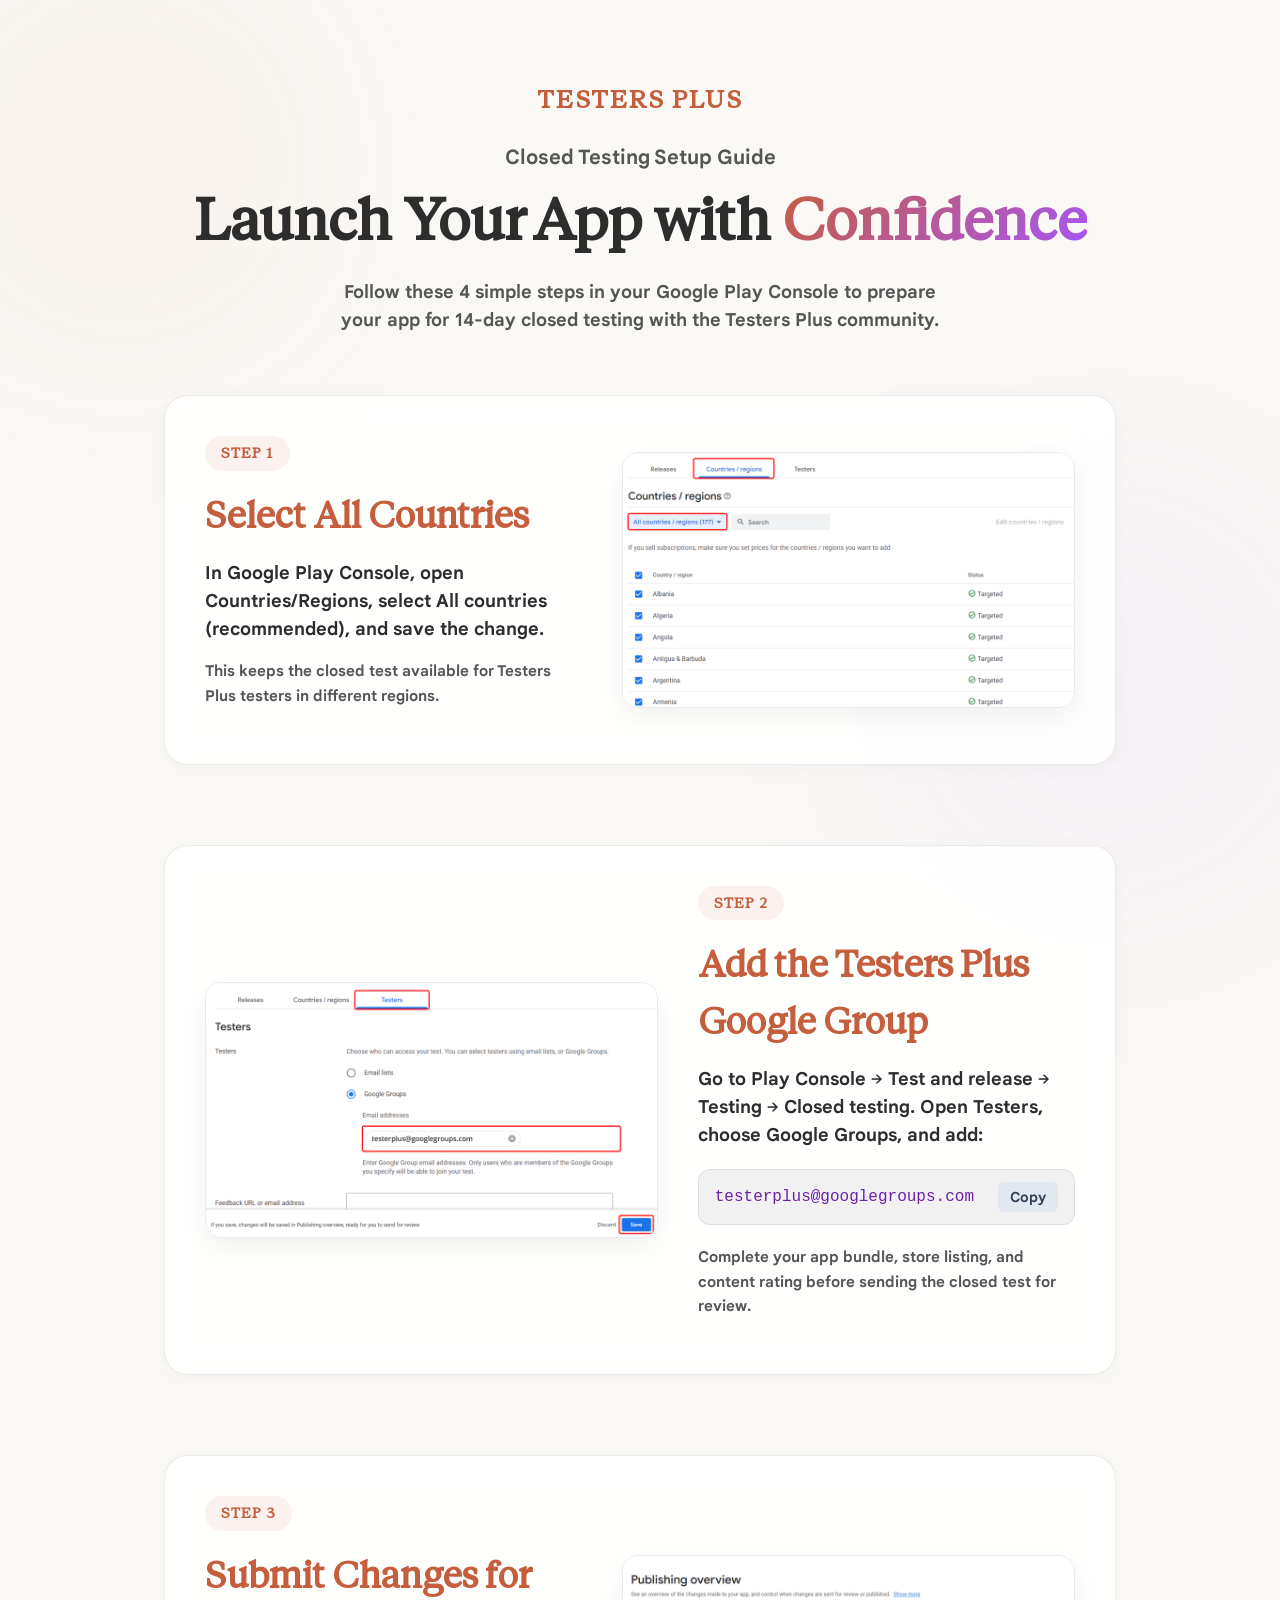
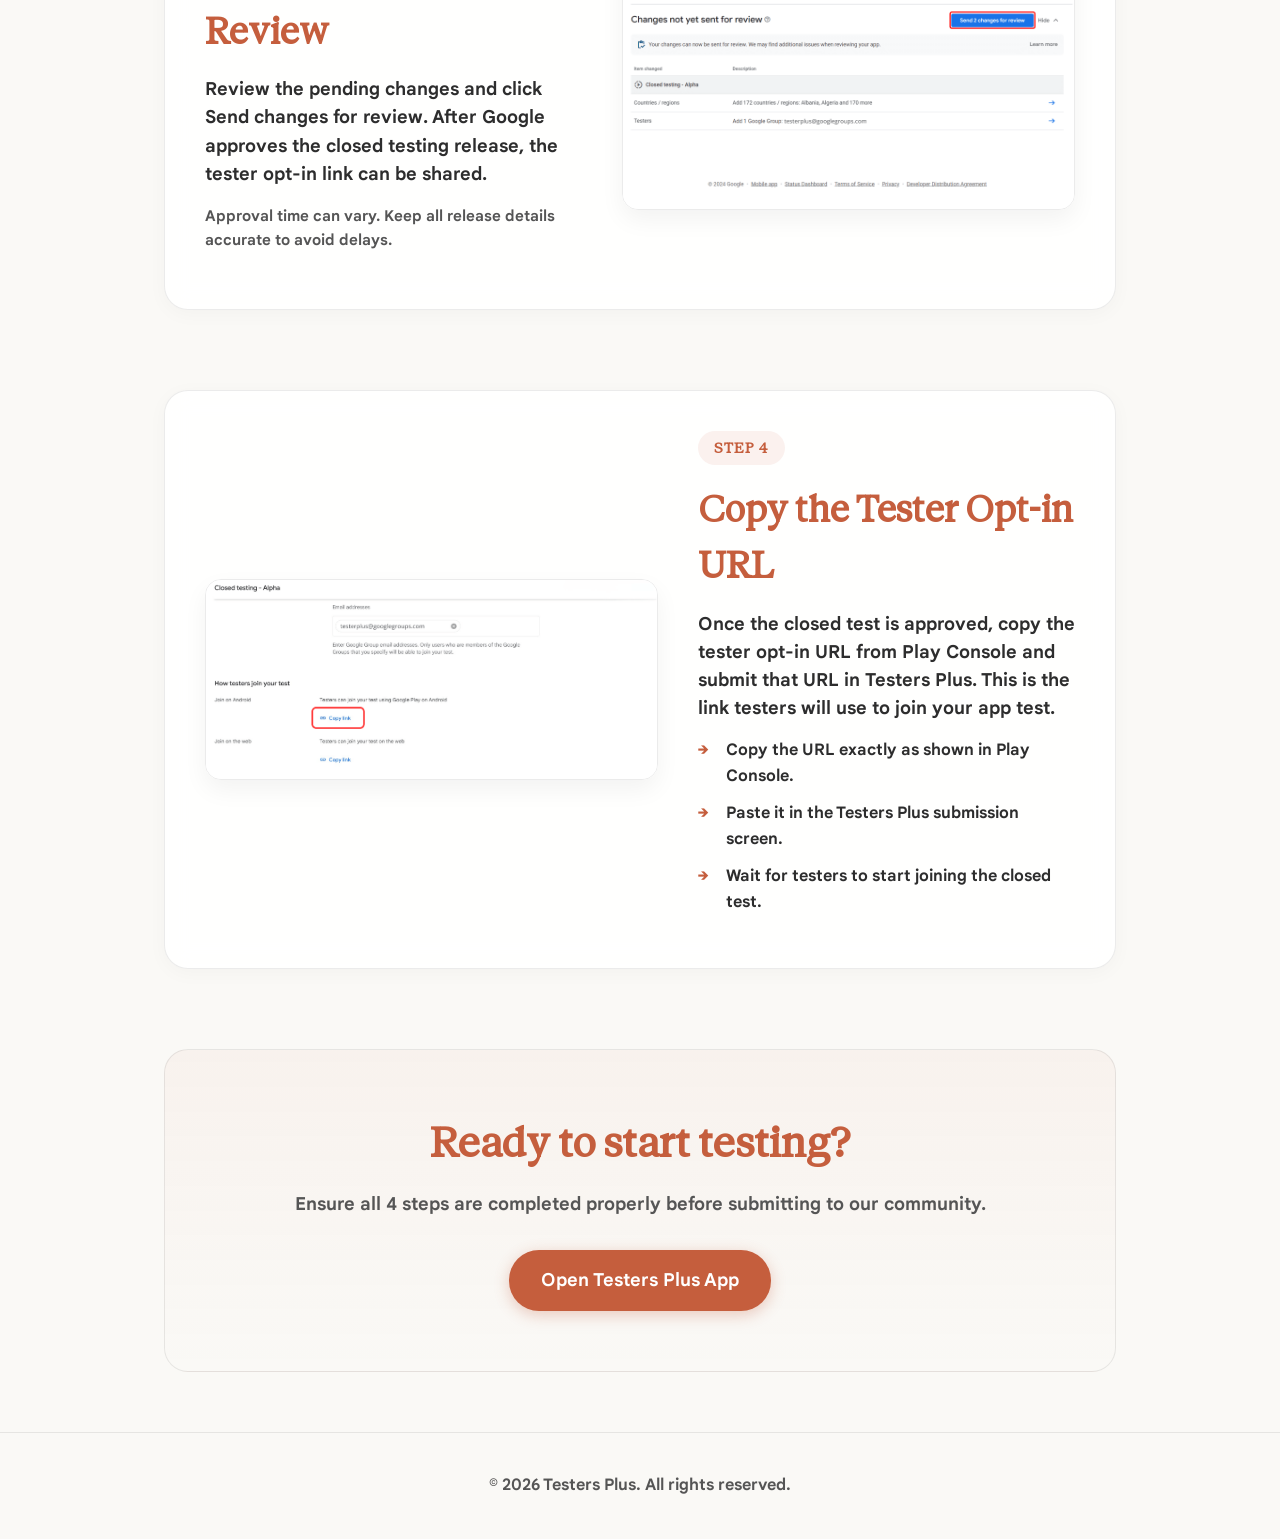
<file: index.html>
<!DOCTYPE html>
<html lang="en">

<head>
    <meta charset="UTF-8">
    <meta name="viewport" content="width=device-width, initial-scale=1.0">
    <title>Testers Plus - Closed Testing Setup</title>
    <meta name="description"
        content="Step-by-step guide to setting up closed testing for Testers Plus in the Google Play Console.">
    <link rel="preconnect" href="https://fonts.googleapis.com">
    <link rel="preconnect" href="https://fonts.gstatic.com" crossorigin>
    <link href="https://fonts.googleapis.com/css2?family=Outfit:wght@300;400;600;700&display=swap" rel="stylesheet">
    <link rel="stylesheet" href="style.css">
</head>

<body>
    <div class="background-glow glow-1"></div>
    <div class="background-glow glow-2"></div>

    <header class="header">
        <div class="header-content">
            <div class="logo">Testers Plus</div>
            <p class="subtitle">Closed Testing Setup Guide</p>
            <h1 class="main-title">Launch Your App with <span class="text-gradient">Confidence</span></h1>
            <p class="description">Follow these 4 simple steps in your Google Play Console to prepare your app for
                14-day closed testing with the Testers Plus community.</p>
        </div>
    </header>

    <main class="container">
        <!-- Step 1 -->
        <section class="step-card">
            <div class="step-content">
                <div class="step-badge">Step 1</div>
                <h2>Select All Countries</h2>
                <p>In Google Play Console, open <strong>Countries/Regions</strong>, select <strong>All countries
                        (recommended)</strong>, and save the change.</p>
                <p class="text-muted">This keeps the closed test available for Testers Plus testers in different
                    regions.</p>
            </div>
            <div class="step-image-container">
                <div class="image-wrapper">
                    <img src="step_1.png" alt="Selecting all countries in Google Play Console"
                        onerror="this.src='https://placehold.co/800x500/1e1e1e/333333?text=Add+step_1.png+here'">
                </div>
            </div>
        </section>

        <!-- Step 2 -->
        <section class="step-card reverse">
            <div class="step-content">
                <div class="step-badge">Step 2</div>
                <h2>Add the Testers Plus Google Group</h2>
                <p>Go to Play Console &rarr; <strong>Test and release</strong> &rarr; <strong>Testing</strong> &rarr;
                    <strong>Closed testing</strong>. Open <strong>Testers</strong>, choose <strong>Google
                        Groups</strong>, and add:</p>

                <div class="code-block">
                    <code>testerplus@googlegroups.com</code>
                    <button class="copy-btn" onclick="copyText('testerplus@googlegroups.com')">Copy</button>
                </div>

                <p class="text-muted">Complete your app bundle, store listing, and content rating before sending the
                    closed test for review.</p>
            </div>
            <div class="step-image-container">
                <div class="image-wrapper">
                    <img src="step_2.png" alt="Adding Testers Plus Google Group in closed testing"
                        onerror="this.src='https://placehold.co/800x500/1e1e1e/333333?text=Add+step_2.png+here'">
                </div>
            </div>
        </section>

        <!-- Step 3 -->
        <section class="step-card">
            <div class="step-content">
                <div class="step-badge">Step 3</div>
                <h2>Submit Changes for Review</h2>
                <p>Review the pending changes and click <strong>Send changes for review</strong>. After Google approves
                    the closed testing release, the tester opt-in link can be shared.</p>
                <p class="text-muted">Approval time can vary. Keep all release details accurate to avoid delays.</p>
            </div>
            <div class="step-image-container">
                <div class="image-wrapper">
                    <img src="step_3.png" alt="Submitting closed testing changes for review"
                        onerror="this.src='https://placehold.co/800x500/1e1e1e/333333?text=Add+step_3.png+here'">
                </div>
            </div>
        </section>

        <!-- Step 4 -->
        <section class="step-card reverse">
            <div class="step-content">
                <div class="step-badge">Step 4</div>
                <h2>Copy the Tester Opt-in URL</h2>
                <p>Once the closed test is approved, copy the tester opt-in URL from Play Console and submit that URL in
                    <strong>Testers Plus</strong>. This is the link testers will use to join your app test.</p>
                <ul class="styled-list">
                    <li>Copy the URL exactly as shown in Play Console.</li>
                    <li>Paste it in the Testers Plus submission screen.</li>
                    <li>Wait for testers to start joining the closed test.</li>
                </ul>
            </div>
            <div class="step-image-container">
                <div class="image-wrapper">
                    <img src="step_4.png" alt="Tester opt-in URL copy location"
                        onerror="this.src='https://placehold.co/800x500/1e1e1e/333333?text=Add+step_4.png+here'">
                </div>
            </div>
        </section>

        <div class="cta-section">
            <h2>Ready to start testing?</h2>
            <p>Ensure all 4 steps are completed properly before submitting to our community.</p>
            <a href="https://play.google.com/store/apps/details?id=com.boltuix.engvid" class="primary-button">Open
                Testers Plus App</a>
        </div>
    </main>

    <footer>
        <p>&copy; <span id="currentYear"></span> Testers Plus. All rights reserved.</p>
    </footer>

    <!-- Image Modal -->
    <div id="imageModal" class="modal" onclick="closeModal()">
        <span class="modal-close">&times;</span>
        <img class="modal-content" id="modalImage">
    </div>

    <script>
        // Set dynamic year
        document.getElementById('currentYear').textContent = new Date().getFullYear();
        function copyText(text) {
            navigator.clipboard.writeText(text).then(() => {
                const btn = event.target;
                const originalText = btn.innerText;
                btn.innerText = 'Copied!';
                btn.style.background = '#10b981';
                btn.style.color = '#ffffff';
                setTimeout(() => {
                    btn.innerText = originalText;
                    btn.style.background = '#e2e8f0';
                    btn.style.color = '#334155';
                }, 2000);
            });
        }

        // Modal logic
        const modal = document.getElementById("imageModal");
        const modalImg = document.getElementById("modalImage");

        // Add click event to all step images
        document.querySelectorAll('.image-wrapper img').forEach(img => {
            img.onclick = function () {
                modal.classList.add("show");
                modalImg.src = this.src;
            }
        });

        function closeModal() {
            modal.classList.remove("show");
        }
    </script>
</body>

</html>
</file>
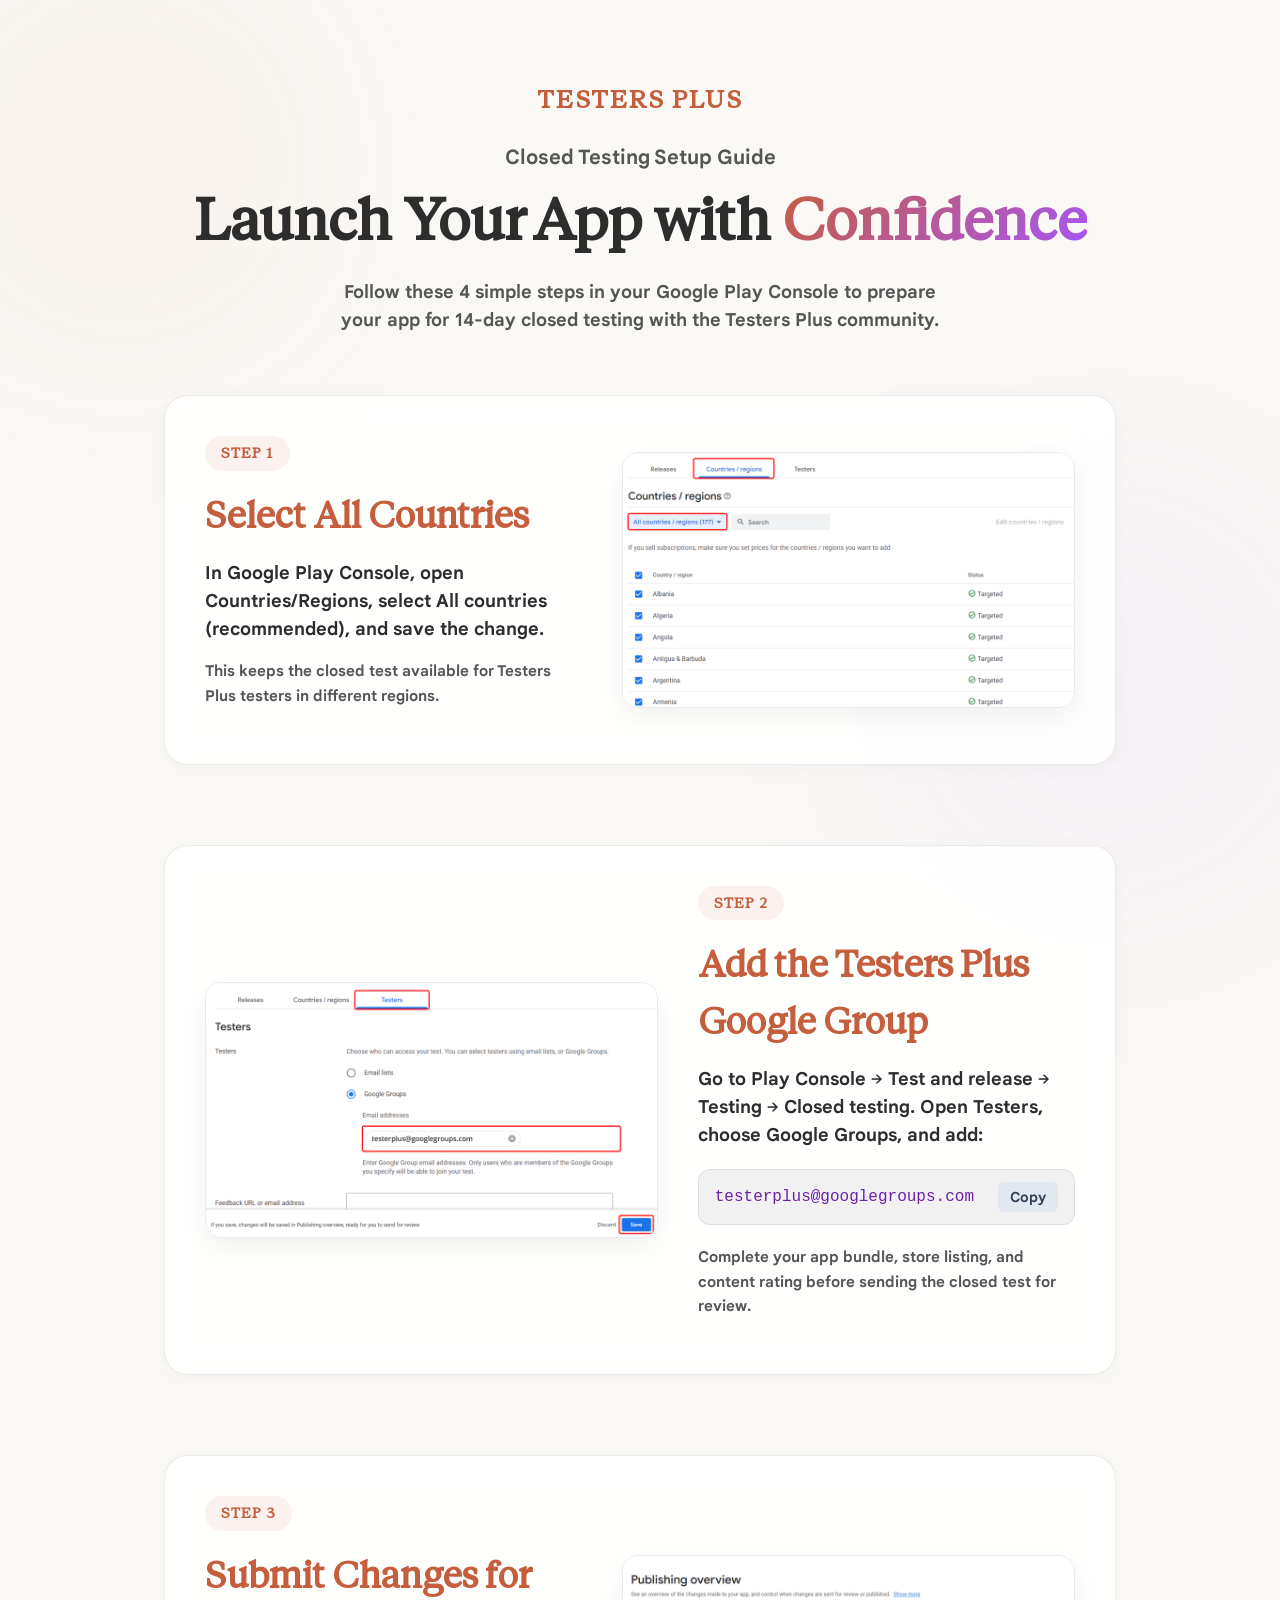
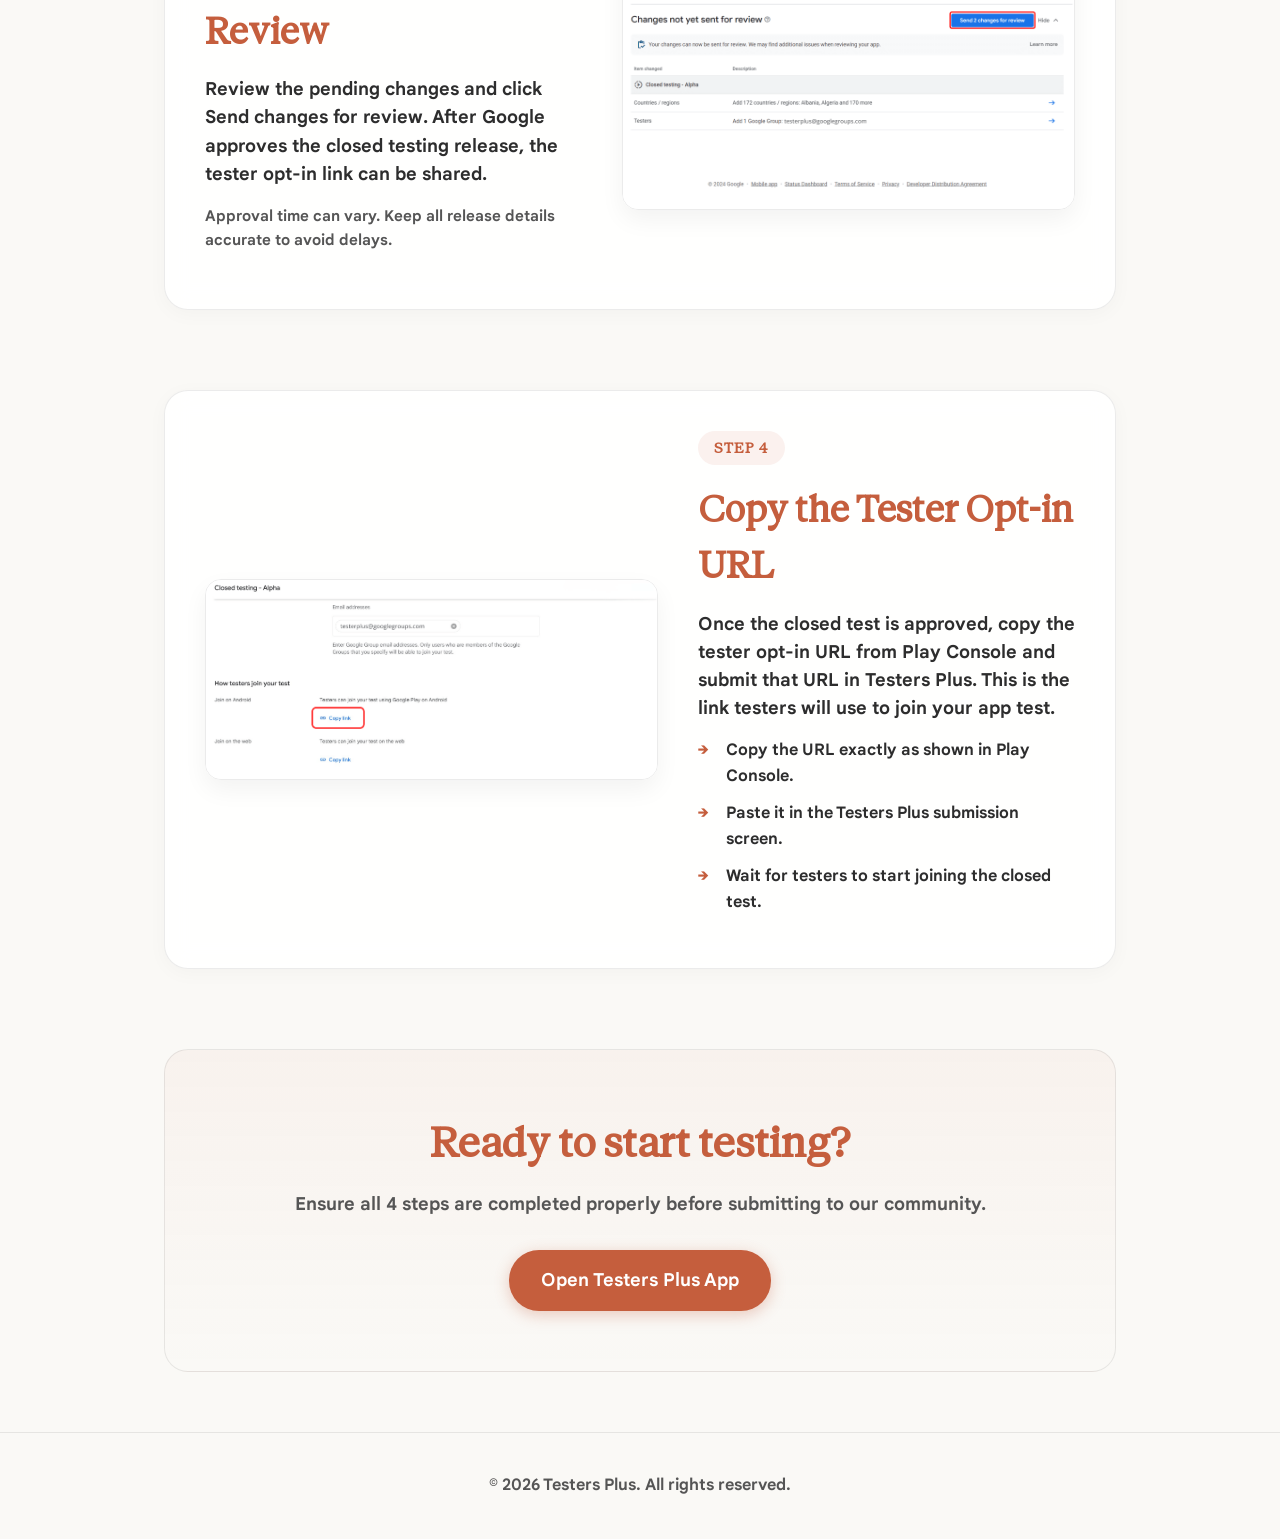
<file: documentation.html>
<!DOCTYPE html>
<html lang="en">
<head>
    <meta charset="UTF-8">
    <meta name="viewport" content="width=device-width, initial-scale=1.0">
    <title>Testers Plus - Closed Testing Setup</title>
    <meta name="description" content="Step-by-step guide to setting up closed testing for Testers Plus in the Google Play Console.">
    <link rel="preconnect" href="https://fonts.googleapis.com">
    <link rel="preconnect" href="https://fonts.gstatic.com" crossorigin>
    <link href="https://fonts.googleapis.com/css2?family=Outfit:wght@300;400;600;700&display=swap" rel="stylesheet">
    <link rel="stylesheet" href="style.css">
</head>
<body>
    <div class="background-glow glow-1"></div>
    <div class="background-glow glow-2"></div>
    
    <header class="header">
        <div class="header-content">
            <div class="logo">Testers Plus</div>
            <p class="subtitle">Closed Testing Setup Guide</p>
            <h1 class="main-title">Launch Your App with <span class="text-gradient">Confidence</span></h1>
            <p class="description">Follow these 4 simple steps in your Google Play Console to prepare your app for 14-day closed testing with the Testers Plus community.</p>
        </div>
    </header>

    <main class="container">
        <!-- Step 1 -->
        <section class="step-card">
            <div class="step-content">
                <div class="step-badge">Step 1</div>
                <h2>Select All Countries</h2>
                <p>In Google Play Console, open <strong>Countries/Regions</strong>, select <strong>All countries (recommended)</strong>, and save the change.</p>
                <p class="text-muted">This keeps the closed test available for Testers Plus testers in different regions.</p>
            </div>
            <div class="step-image-container">
                <div class="image-wrapper">
                    <img src="step_1.png" alt="Selecting all countries in Google Play Console" onerror="this.src='https://placehold.co/800x500/1e1e1e/333333?text=Add+step_1.png+here'">
                </div>
            </div>
        </section>

        <!-- Step 2 -->
        <section class="step-card reverse">
            <div class="step-content">
                <div class="step-badge">Step 2</div>
                <h2>Add the Testers Plus Google Group</h2>
                <p>Go to Play Console &rarr; <strong>Test and release</strong> &rarr; <strong>Testing</strong> &rarr; <strong>Closed testing</strong>. Open <strong>Testers</strong>, choose <strong>Google Groups</strong>, and add:</p>
                
                <div class="code-block">
                    <code>testerplus@googlegroups.com</code>
                    <button class="copy-btn" onclick="copyText('testerplus@googlegroups.com')">Copy</button>
                </div>
                
                <p class="text-muted">Complete your app bundle, store listing, and content rating before sending the closed test for review.</p>
            </div>
            <div class="step-image-container">
                <div class="image-wrapper">
                    <img src="step_2.png" alt="Adding Testers Plus Google Group in closed testing" onerror="this.src='https://placehold.co/800x500/1e1e1e/333333?text=Add+step_2.png+here'">
                </div>
            </div>
        </section>

        <!-- Step 3 -->
        <section class="step-card">
            <div class="step-content">
                <div class="step-badge">Step 3</div>
                <h2>Submit Changes for Review</h2>
                <p>Review the pending changes and click <strong>Send changes for review</strong>. After Google approves the closed testing release, the tester opt-in link can be shared.</p>
                <p class="text-muted">Approval time can vary. Keep all release details accurate to avoid delays.</p>
            </div>
            <div class="step-image-container">
                <div class="image-wrapper">
                    <img src="step_3.png" alt="Submitting closed testing changes for review" onerror="this.src='https://placehold.co/800x500/1e1e1e/333333?text=Add+step_3.png+here'">
                </div>
            </div>
        </section>

        <!-- Step 4 -->
        <section class="step-card reverse">
            <div class="step-content">
                <div class="step-badge">Step 4</div>
                <h2>Copy the Tester Opt-in URL</h2>
                <p>Once the closed test is approved, copy the tester opt-in URL from Play Console and submit that URL in <strong>Testers Plus</strong>. This is the link testers will use to join your app test.</p>
                <ul class="styled-list">
                    <li>Copy the URL exactly as shown in Play Console.</li>
                    <li>Paste it in the Testers Plus submission screen.</li>
                    <li>Wait for testers to start joining the closed test.</li>
                </ul>
            </div>
            <div class="step-image-container">
                <div class="image-wrapper">
                    <img src="step_4.png" alt="Tester opt-in URL copy location" onerror="this.src='https://placehold.co/800x500/1e1e1e/333333?text=Add+step_4.png+here'">
                </div>
            </div>
        </section>
        
        <div class="cta-section">
            <h2>Ready to start testing?</h2>
            <p>Ensure all 4 steps are completed properly before submitting to our community.</p>
            <a href="#" class="primary-button">Open Testers Plus App</a>
        </div>
    </main>

    <footer>
        <p>&copy; <span id="currentYear"></span> Testers Plus. All rights reserved.</p>
    </footer>

    <!-- Image Modal -->
    <div id="imageModal" class="modal" onclick="closeModal()">
        <span class="modal-close">&times;</span>
        <img class="modal-content" id="modalImage">
    </div>

    <script>
        // Set dynamic year
        document.getElementById('currentYear').textContent = new Date().getFullYear();
        function copyText(text) {
            navigator.clipboard.writeText(text).then(() => {
                const btn = event.target;
                const originalText = btn.innerText;
                btn.innerText = 'Copied!';
                btn.style.background = '#10b981';
                btn.style.color = '#ffffff';
                setTimeout(() => {
                    btn.innerText = originalText;
                    btn.style.background = '#e2e8f0';
                    btn.style.color = '#334155';
                }, 2000);
            });
        }

        // Modal logic
        const modal = document.getElementById("imageModal");
        const modalImg = document.getElementById("modalImage");

        // Add click event to all step images
        document.querySelectorAll('.image-wrapper img').forEach(img => {
            img.onclick = function() {
                modal.classList.add("show");
                modalImg.src = this.src;
            }
        });

        function closeModal() {
            modal.classList.remove("show");
        }
    </script>
</body>
</html>
</file>
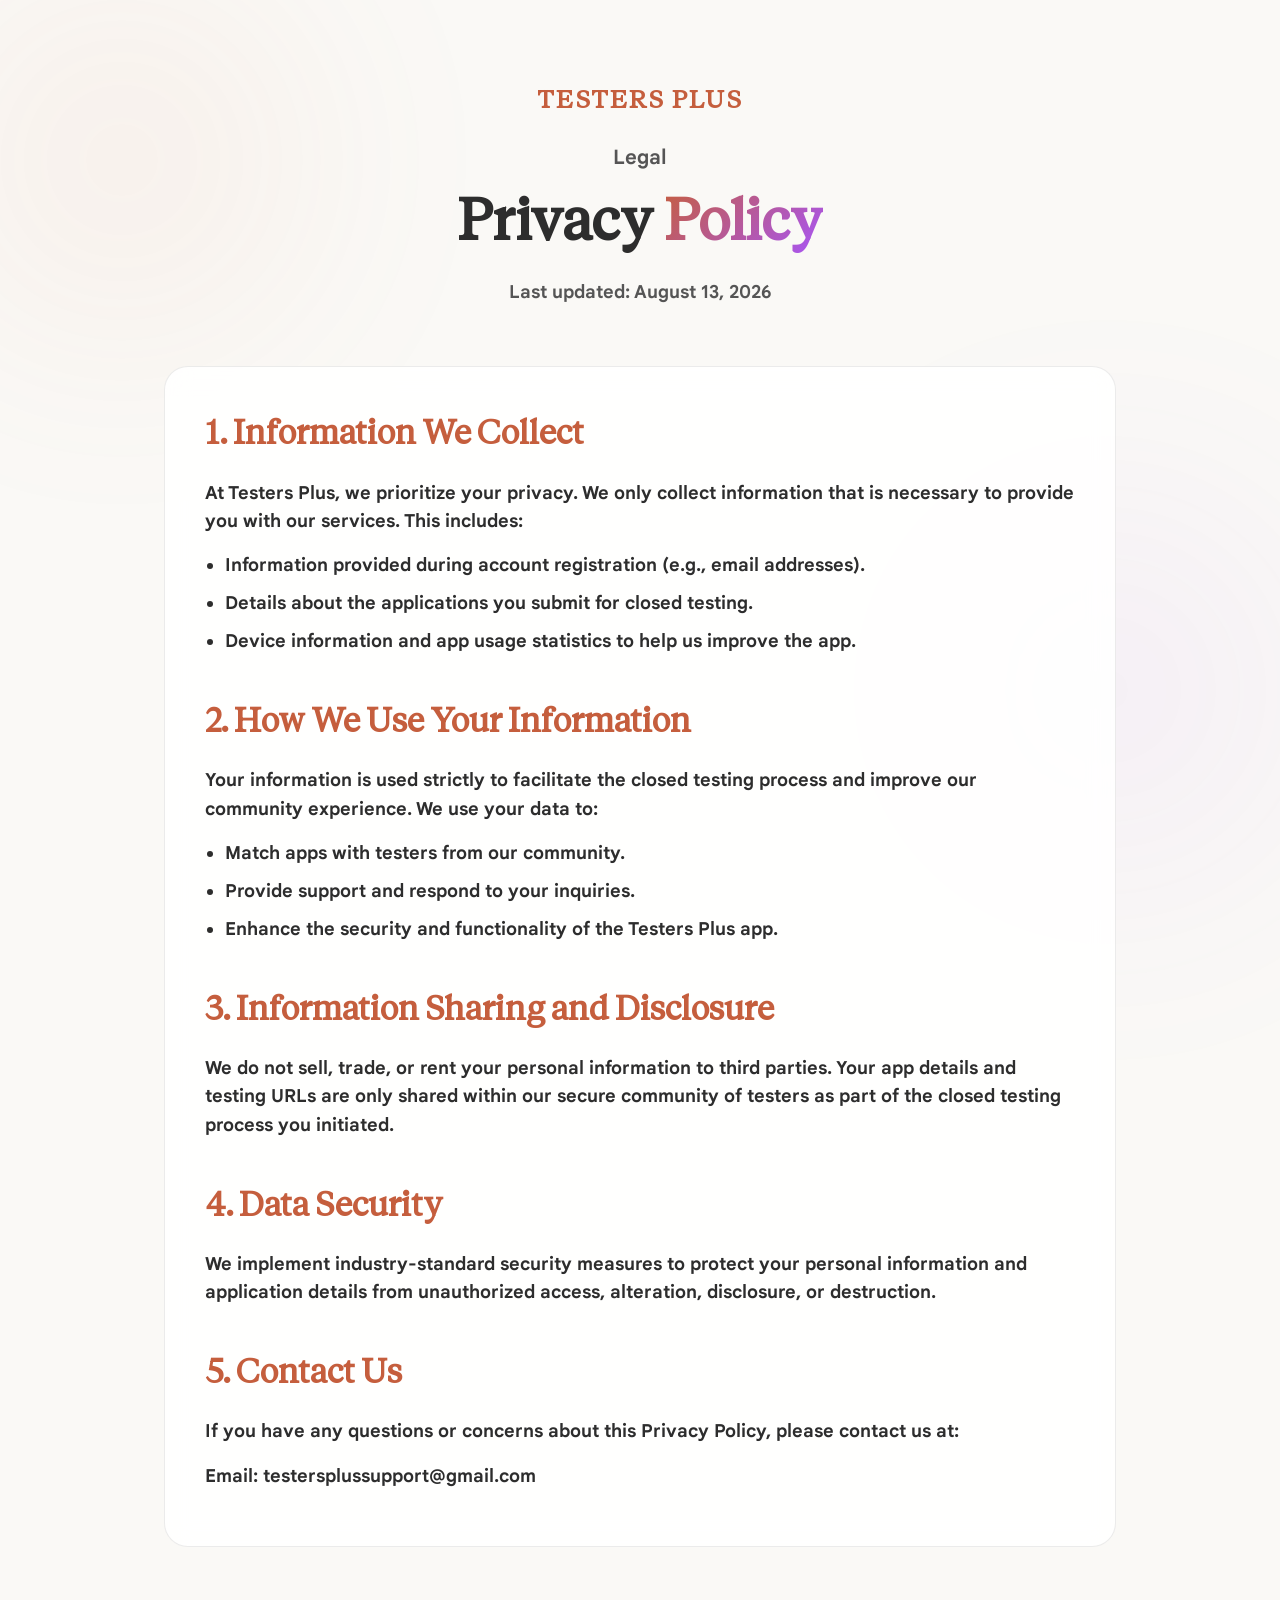
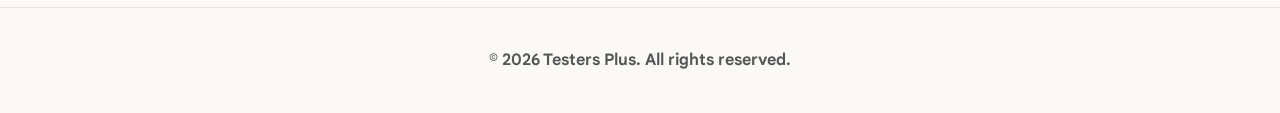
<file: privacy_policy.html>
<!DOCTYPE html>
<html lang="en">
<head>
    <meta charset="UTF-8">
    <meta name="viewport" content="width=device-width, initial-scale=1.0">
    <title>Testers Plus - Privacy Policy</title>
    <meta name="description" content="Privacy Policy for Testers Plus app and services.">
    <link rel="preconnect" href="https://fonts.googleapis.com">
    <link rel="preconnect" href="https://fonts.gstatic.com" crossorigin>
    <link href="https://fonts.googleapis.com/css2?family=Outfit:wght@300;400;600;700&display=swap" rel="stylesheet">
    <link rel="stylesheet" href="style.css">
    <style>
        .privacy-content {
            background: var(--card-bg);
            border: 1px solid var(--card-border);
            border-radius: 24px;
            padding: 40px;
            backdrop-filter: blur(12px);
            margin-bottom: 60px;
        }
        .privacy-content h2 {
            font-size: 2rem;
            margin-bottom: 20px;
            margin-top: 40px;
            color: var(--brand-primary);
        }
        .privacy-content h2:first-child {
            margin-top: 0;
        }
        .privacy-content p, .privacy-content ul {
            font-size: 1.1rem;
            color: var(--text-primary);
            margin-bottom: 16px;
        }
        .privacy-content ul {
            padding-left: 20px;
        }
        .privacy-content li {
            margin-bottom: 10px;
        }
    </style>
</head>
<body>
    <div class="background-glow glow-1"></div>
    <div class="background-glow glow-2"></div>
    
    <header class="header">
        <div class="header-content">
            <div class="logo">Testers Plus</div>
            <p class="subtitle">Legal</p>
            <h1 class="main-title">Privacy <span class="text-gradient">Policy</span></h1>
            <p class="description">Last updated: <span id="lastUpdated">August 13, 2026</span></p>
        </div>
    </header>

    <main class="container">
        <div class="privacy-content">
            <h2>1. Information We Collect</h2>
            <p>At Testers Plus, we prioritize your privacy. We only collect information that is necessary to provide you with our services. This includes:</p>
            <ul>
                <li>Information provided during account registration (e.g., email addresses).</li>
                <li>Details about the applications you submit for closed testing.</li>
                <li>Device information and app usage statistics to help us improve the app.</li>
            </ul>

            <h2>2. How We Use Your Information</h2>
            <p>Your information is used strictly to facilitate the closed testing process and improve our community experience. We use your data to:</p>
            <ul>
                <li>Match apps with testers from our community.</li>
                <li>Provide support and respond to your inquiries.</li>
                <li>Enhance the security and functionality of the Testers Plus app.</li>
            </ul>

            <h2>3. Information Sharing and Disclosure</h2>
            <p>We do not sell, trade, or rent your personal information to third parties. Your app details and testing URLs are only shared within our secure community of testers as part of the closed testing process you initiated.</p>
            
            <h2>4. Data Security</h2>
            <p>We implement industry-standard security measures to protect your personal information and application details from unauthorized access, alteration, disclosure, or destruction.</p>

            <h2>5. Contact Us</h2>
            <p>If you have any questions or concerns about this Privacy Policy, please contact us at:</p>
            <p><strong>Email:</strong> testersplussupport@gmail.com</p>
        </div>
    </main>

    <footer>
        <p>&copy; <span id="currentYear"></span> Testers Plus. All rights reserved.</p>
    </footer>

    <script>
        // Set dynamic year
        document.getElementById('currentYear').textContent = new Date().getFullYear();
    </script>
</body>
</html>
</file>
<file: style.css>
@font-face {
    font-family: 'ClaudHeading';
    src: url('claud_heading.ttf') format('truetype');
    font-weight: normal;
    font-style: normal;
}

@font-face {
    font-family: 'MyOwnFont';
    src: url('myownfont.ttf') format('truetype');
    font-weight: normal;
    font-style: normal;
}

:root {
    --bg-color: #FAF9F6;
    --text-primary: #2d2d2d;
    --text-secondary: #555555;
    --brand-primary: #C55E3D;
    --brand-secondary: #e28a6f;
    --card-bg: rgba(255, 255, 255, 0.9);
    --card-border: rgba(0, 0, 0, 0.08);
}

* {
    margin: 0;
    padding: 0;
    box-sizing: border-box;
}

body {
    font-family: 'MyOwnFont', 'Outfit', sans-serif;
    background-color: var(--bg-color);
    color: var(--text-primary);
    line-height: 1.6;
    overflow-x: hidden;
    position: relative;
}

h1, h2, h3, .logo, .step-badge {
    font-family: 'ClaudHeading', 'Outfit', sans-serif;
}

/* Background glows */
.background-glow {
    position: fixed;
    border-radius: 50%;
    filter: blur(120px);
    z-index: -1;
    opacity: 0.15;
    animation: float 10s infinite alternate ease-in-out;
}

.glow-1 {
    top: -10%;
    left: -10%;
    width: 500px;
    height: 500px;
    background: radial-gradient(circle, rgba(217, 119, 87, 0.8) 0%, rgba(255,255,255,0) 70%);
}

.glow-2 {
    bottom: -10%;
    right: -10%;
    width: 600px;
    height: 600px;
    background: radial-gradient(circle, rgba(168, 85, 247, 0.6) 0%, rgba(255,255,255,0) 70%);
    animation-delay: -5s;
}

@keyframes float {
    0% { transform: translate(0, 0) scale(1); }
    100% { transform: translate(30px, 30px) scale(1.1); }
}

.container {
    max-width: 1000px;
    margin: 0 auto;
    padding: 0 24px;
}

/* Header */
.header {
    padding: 80px 24px 60px;
    text-align: center;
}

.logo {
    font-size: 1.5rem;
    font-weight: 700;
    text-transform: uppercase;
    letter-spacing: 2px;
    color: var(--brand-primary);
    margin-bottom: 24px;
}

.subtitle {
    font-size: 1.25rem;
    color: var(--text-secondary);
    margin-bottom: 12px;
}

.main-title {
    font-size: 3.5rem;
    font-weight: 700;
    line-height: 1.2;
    margin-bottom: 24px;
}

.text-gradient {
    background: linear-gradient(135deg, var(--brand-primary), #a855f7);
    -webkit-background-clip: text;
    -webkit-text-fill-color: transparent;
    background-clip: text;
}

.description {
    font-size: 1.125rem;
    color: var(--text-secondary);
    max-width: 600px;
    margin: 0 auto;
}

/* Cards */
.step-card {
    display: flex;
    flex-direction: column;
    gap: 40px;
    margin-bottom: 80px;
    background: var(--card-bg);
    border: 1px solid var(--card-border);
    border-radius: 24px;
    padding: 40px;
    backdrop-filter: blur(12px);
    box-shadow: 0 4px 20px rgba(0,0,0,0.03);
    transition: transform 0.3s ease, box-shadow 0.3s ease;
}

.step-card:hover {
    transform: translateY(-5px);
    box-shadow: 0 15px 35px rgba(0, 0, 0, 0.08);
}

@media (min-width: 768px) {
    .step-card {
        flex-direction: row;
        align-items: center;
    }
    
    .step-card.reverse {
        flex-direction: row-reverse;
    }
    
    .step-content {
        flex: 1;
    }
    
    .step-image-container {
        flex: 1.2;
    }
}

.step-content h2 {
    font-size: 2.2rem;
    margin-bottom: 16px;
    margin-top: 16px;
    color: var(--brand-primary);
}

.step-content p {
    font-size: 1.1rem;
    color: var(--text-primary);
    margin-bottom: 16px;
}

.step-content .text-muted {
    color: var(--text-secondary);
    font-size: 0.95rem;
}

.step-badge {
    display: inline-block;
    background: rgba(217, 119, 87, 0.1);
    color: var(--brand-primary);
    padding: 6px 16px;
    border-radius: 20px;
    font-weight: 600;
    font-size: 0.875rem;
    letter-spacing: 1px;
    text-transform: uppercase;
}

.code-block {
    background: #f1f1f1;
    border: 1px solid var(--card-border);
    padding: 12px 16px;
    border-radius: 12px;
    display: flex;
    justify-content: space-between;
    align-items: center;
    margin: 20px 0;
}

.code-block code {
    font-family: monospace;
    font-size: 1rem;
    color: #6b21a8;
}

.copy-btn {
    background: #e2e8f0;
    border: none;
    color: #334155;
    padding: 6px 12px;
    border-radius: 6px;
    cursor: pointer;
    font-family: 'MyOwnFont', 'Outfit', sans-serif;
    font-size: 0.875rem;
    transition: background 0.2s;
}

.copy-btn:hover {
    background: #cbd5e1;
}

.styled-list {
    list-style: none;
    margin-top: 16px;
}

.styled-list li {
    position: relative;
    padding-left: 28px;
    margin-bottom: 12px;
    color: var(--text-primary);
}

.styled-list li::before {
    content: '→';
    position: absolute;
    left: 0;
    color: var(--brand-primary);
    font-weight: bold;
}

/* Images */
.image-wrapper {
    border-radius: 16px;
    overflow: hidden;
    border: 1px solid var(--card-border);
    box-shadow: 0 10px 25px rgba(0, 0, 0, 0.05);
    cursor: pointer;
    position: relative;
}

.image-wrapper::after {
    content: '🔍 Click to enlarge';
    position: absolute;
    bottom: 10px;
    right: 10px;
    background: rgba(0,0,0,0.6);
    color: white;
    padding: 4px 10px;
    border-radius: 12px;
    font-size: 0.8rem;
    opacity: 0;
    transition: opacity 0.3s;
    pointer-events: none;
}

.image-wrapper:hover::after {
    opacity: 1;
}

.image-wrapper img {
    width: 100%;
    height: auto;
    display: block;
    transition: transform 0.5s ease;
}

.image-wrapper:hover img {
    transform: scale(1.03);
}

/* Modal */
.modal {
    display: none;
    position: fixed;
    z-index: 1000;
    left: 0;
    top: 0;
    width: 100%;
    height: 100%;
    background-color: rgba(0, 0, 0, 0.85);
    backdrop-filter: blur(5px);
    opacity: 0;
    transition: opacity 0.3s ease;
}

.modal.show {
    display: flex;
    align-items: center;
    justify-content: center;
    opacity: 1;
}

.modal-content {
    max-width: 90%;
    max-height: 90%;
    border-radius: 12px;
    box-shadow: 0 10px 40px rgba(0,0,0,0.5);
    transform: scale(0.95);
    transition: transform 0.3s ease;
}

.modal.show .modal-content {
    transform: scale(1);
}

.modal-close {
    position: absolute;
    top: 20px;
    right: 30px;
    color: white;
    font-size: 40px;
    font-weight: bold;
    cursor: pointer;
    transition: color 0.2s;
}

.modal-close:hover {
    color: var(--brand-secondary);
}

/* CTA Section */
.cta-section {
    text-align: center;
    padding: 60px 24px;
    margin-bottom: 60px;
    background: linear-gradient(180deg, rgba(217, 119, 87, 0.05) 0%, transparent 100%);
    border-radius: 24px;
    border: 1px solid var(--card-border);
}

.cta-section h2 {
    font-size: 2.5rem;
    margin-bottom: 16px;
    color: var(--brand-primary);
}

.cta-section p {
    color: var(--text-secondary);
    margin-bottom: 32px;
    font-size: 1.125rem;
}

.primary-button {
    display: inline-block;
    background: var(--brand-primary);
    color: white;
    text-decoration: none;
    padding: 16px 32px;
    border-radius: 30px;
    font-weight: 600;
    font-size: 1.125rem;
    transition: transform 0.2s, box-shadow 0.2s;
    box-shadow: 0 4px 15px rgba(197, 94, 61, 0.3);
}

.primary-button:hover {
    transform: translateY(-2px);
    box-shadow: 0 8px 25px rgba(197, 94, 61, 0.4);
}

footer {
    text-align: center;
    padding: 40px 24px;
    color: var(--text-secondary);
    border-top: 1px solid var(--card-border);
}

/* Responsive */
@media (max-width: 640px) {
    .main-title {
        font-size: 2.5rem;
    }
    
    .step-card {
        padding: 24px;
    }
    
    .step-content h2 {
        font-size: 1.8rem;
    }
}
</file>
